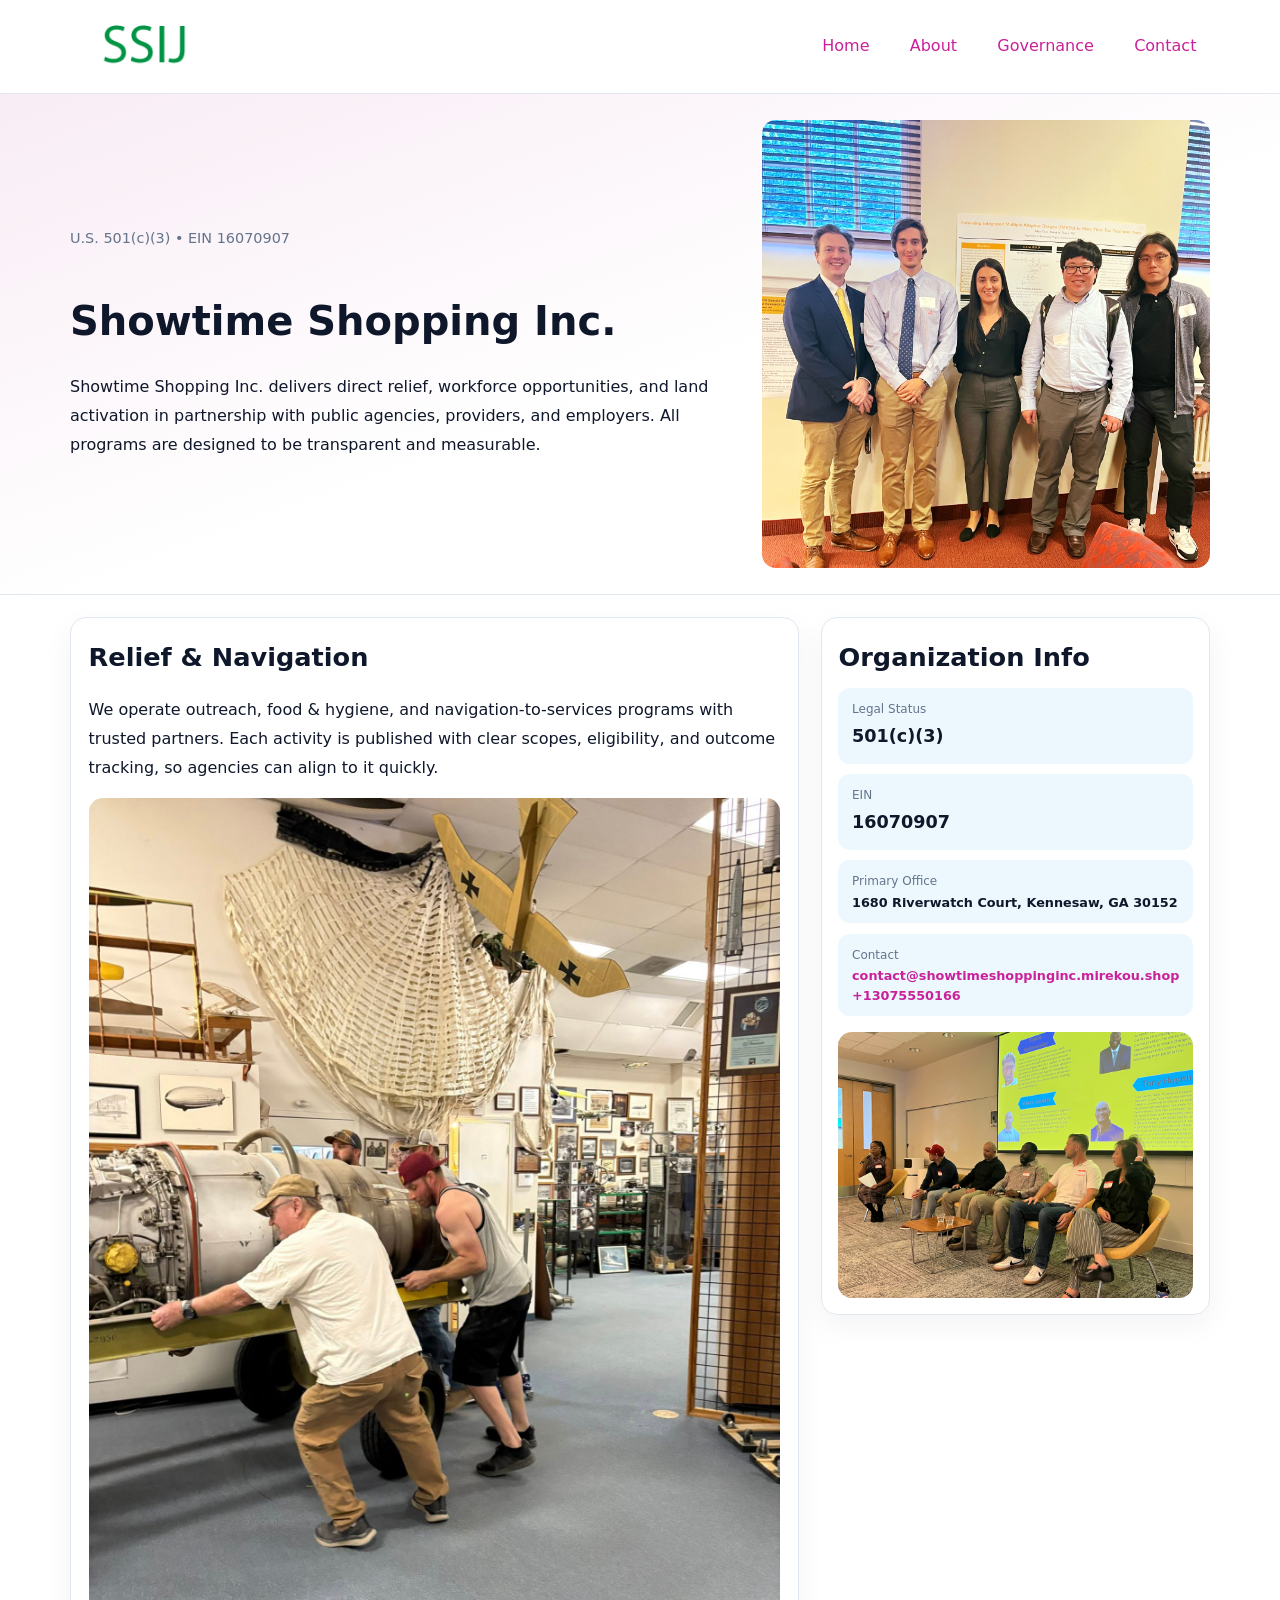
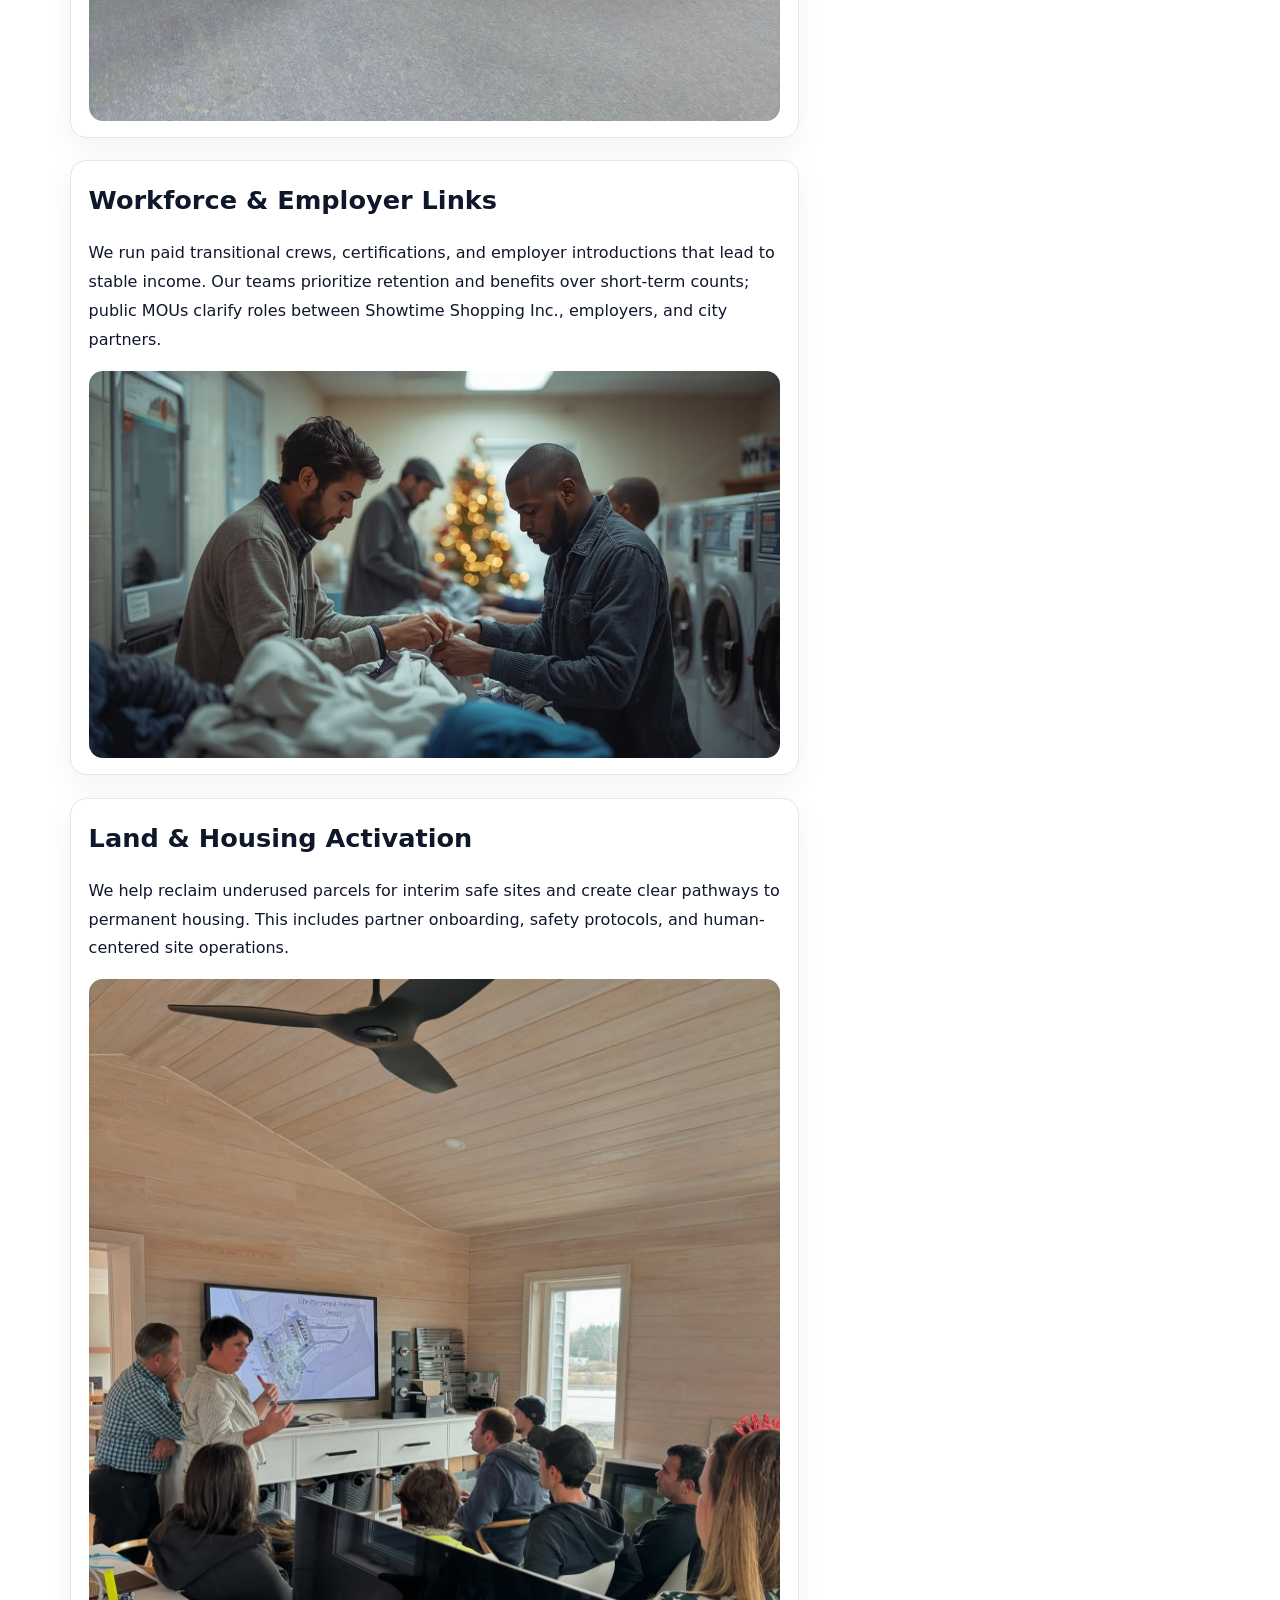
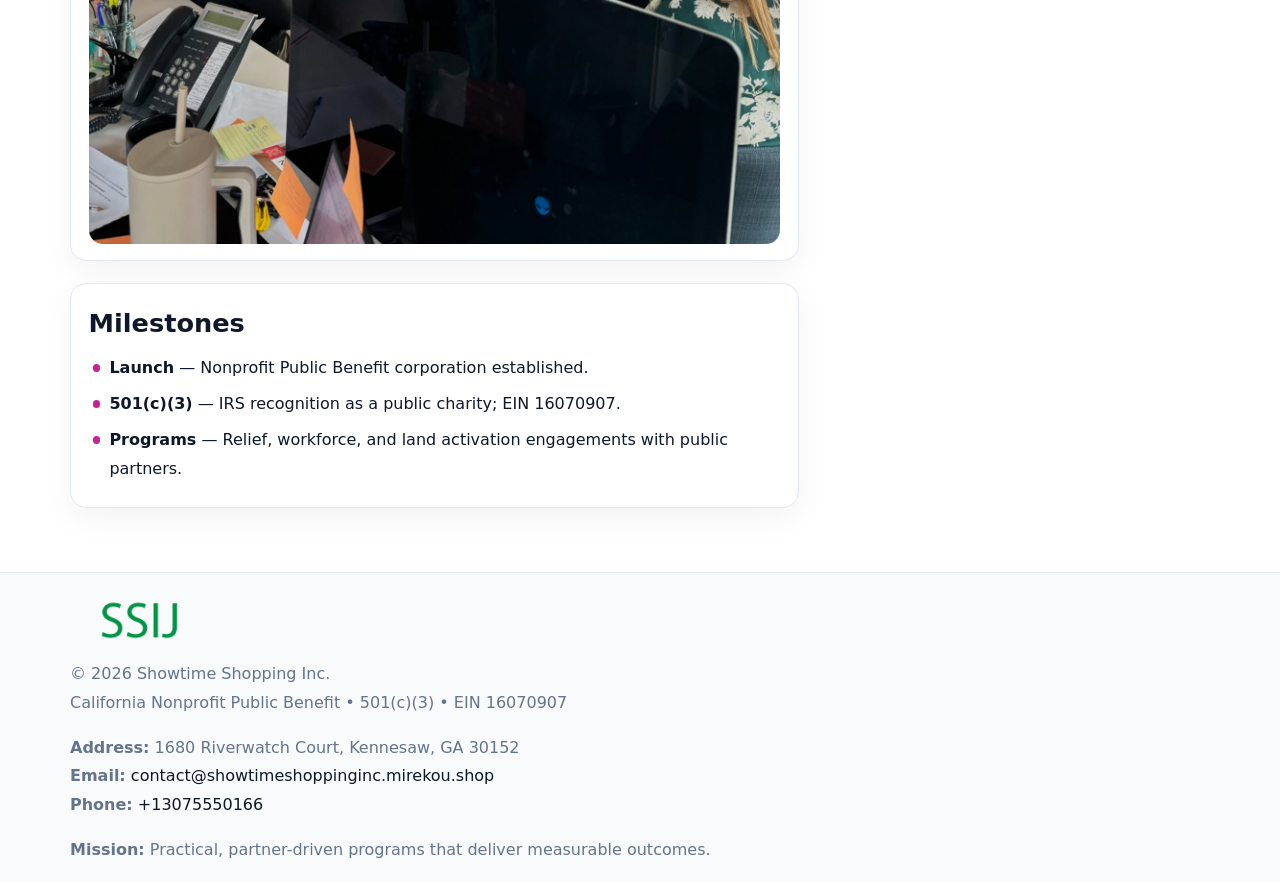
<file: index.html>
<!doctype html><html lang="en"><head>
<meta charset="utf-8">
<meta name="viewport" content="width=device-width,initial-scale=1">
<title>Showtime Shopping Inc. – Nonprofit • 2025</title>
<link rel="stylesheet" href="assets/styles.css">
<link rel="icon" href="images/logo.png">
<meta name="data-ein" content="16070907">
<meta name="data-name" content="Showtime Shopping Inc.">
<meta name="data-email" content="contact@showtimeshoppinginc.mirekou.shop">
<meta name="data-phone" content="+13075550166">
<meta name="data-address" content="1680 Riverwatch Court, Kennesaw, GA 30152">
<meta name="data-map" content="1680+Riverwatch+Court,+Kennesaw,+GA+30152">
  <meta name="description" content="Dedicated to community services, education, and direct relief, Showtime Shopping Inc.">
</head><body>
<div style="position:absolute;left:-9999px;top:-9999px;opacity:0" data-uniq="{{UNIQUE_BLOB}}">
  <span>Dedicated to community services, education, and direct relief, Showtime Shopping Inc.</span><svg width="12" height="12" viewBox="0 0 12 12" xmlns="http://www.w3.org/2000/svg"><circle cx="6" cy="6" r="5" fill="#b45309"/></svg><img src="images/about.jpg" width="1" height="1" alt="" loading="lazy"/>
</div>

<header>
  <div class="topnav">
    <a href="index.html"><img src="images/logo.png" alt="Showtime Shopping Inc." style="width:150px"></a>
    <nav>
      <a class="active" href="index.html">Home</a>
      <a href="about.html">About</a>
      <a href="governance.html">Governance</a>
      <a href="contact.html">Contact</a>
    </nav>
  </div>
</header>

<section class="ca7de317422">
  <div class="hero-wrap">
    <div>
      <p class="subtle">U.S. 501(c)(3) • EIN 16070907</p>
      <h1>Showtime Shopping Inc.</h1>
      <p class="c2535fc7596">Showtime Shopping Inc. delivers direct relief, workforce opportunities, and land activation in partnership with public agencies, providers, and employers. All programs are designed to be transparent and measurable.</p>
    </div>
    <img src="images/hero.jpg" alt="Program photo">
  </div>
</section>

<div class="page">
  <main>
    <section class="section panel">
      <h2>Relief & Navigation</h2>
      <p>We operate outreach, food & hygiene, and navigation-to-services programs with trusted partners. Each activity is published with clear scopes, eligibility, and outcome tracking, so agencies can align to it quickly.</p>
      <img src="images/relief.jpg" alt="" style="margin-top:1rem">
    </section>

    <section class="section panel">
      <h2>Workforce & Employer Links</h2>
      <p>We run paid transitional crews, certifications, and employer introductions that lead to stable income. Our teams prioritize retention and benefits over short-term counts; public MOUs clarify roles between Showtime Shopping Inc., employers, and city partners.</p>
      <img src="images/jobs.jpg" alt="" style="margin-top:1rem">
    </section>

    <section class="section panel">
      <h2>Land & Housing Activation</h2>
      <p>We help reclaim underused parcels for interim safe sites and create clear pathways to permanent housing. This includes partner onboarding, safety protocols, and human-centered site operations.</p>
      <img src="images/land.jpg" alt="" style="margin-top:1rem">
    </section>

    <section class="section panel">
      <h2>Milestones</h2>
      <ul class="timeline">
        <li><strong>Launch</strong> — Nonprofit Public Benefit corporation established.</li>
        <li><strong>501(c)(3)</strong> — IRS recognition as a public charity; EIN 16070907.</li>
        <li><strong>Programs</strong> — Relief, workforce, and land activation engagements with public partners.</li>
      </ul>
    </section>
  </main>

  <aside>
    <div class="sidebox">
      <h2>Organization Info</h2>
      <div class="metric">
        <div class="label">Legal Status</div>
        <div class="value">501(c)(3)</div>
      </div>
      <div class="metric">
        <div class="label">EIN</div>
        <div class="value">16070907</div>
      </div>
      <div class="metric">
        <div class="label">Primary Office</div>
        <div class="value" style="font-size:.8rem;line-height:1.5">1680 Riverwatch Court, Kennesaw, GA 30152</div>
      </div>
      <div class="metric">
        <div class="label">Contact</div>
        <div class="value" style="font-size:.8rem;line-height:1.5">
          <a href="mailto:contact@showtimeshoppinginc.mirekou.shop">contact@showtimeshoppinginc.mirekou.shop</a><br>
          <a href="tel:+13075550166">+13075550166</a>
        </div>
      </div>
      <img src="images/community.jpg" alt="" style="margin-top:1rem">
    </div>
  </aside>
</div>

<footer>
  <div class="footer-wrap">
    <div class="footer-grid">
      <div class="footer-col">
        <img src="images/logo.png" alt="" style="width:140px;margin-bottom:.4rem">
        <div class="small">© <span id="year"></span> Showtime Shopping Inc.</div>
        <div class="small">California Nonprofit Public Benefit • 501(c)(3) • EIN 16070907</div>
      </div>
      <div class="footer-col">
        <div class="small"><strong>Address:</strong> 1680 Riverwatch Court, Kennesaw, GA 30152</div>
        <div class="small"><strong>Email:</strong> <a href="mailto:contact@showtimeshoppinginc.mirekou.shop">contact@showtimeshoppinginc.mirekou.shop</a></div>
        <div class="small"><strong>Phone:</strong> <a href="tel:+13075550166">+13075550166</a></div>
      </div>
      <div class="footer-col">
        <div class="small"><strong>Mission:</strong> Practical, partner-driven programs that deliver measurable outcomes.</div>
      </div>
    </div>
  </div>
</footer>

<script>
(function(){
  function m(n){const e=document.querySelector('meta[name="'+n+'"]');return e?e.content:'';}
  function h(s){let x=2166136261>>>0;for(let i=0;i<s.length;i++){x^=s.charCodeAt(i);x=(x*16777619)>>>0;}return x>>>0;}
  const key = h((m('data-ein') || m('data-name') || '0').replace(/\s+/g,''));
  const H = key % 360, S = 55 + (key % 20), L = 46;
  const r = document.documentElement;
  r.style.setProperty('--brand', `hsl(${H} ${S}% ${L}%)`);
  r.style.setProperty('--brand-ink', `hsl(${H} ${Math.min(95,S+10)}% ${Math.max(20,L-18)}%)`);
  r.style.setProperty('--soft', `hsl(${H} ${Math.max(40,S-25)}% 95%)`);
  const y = document.getElementById('year'); if (y) y.textContent = new Date().getFullYear();
})();
</script>
</body></html>
</file>
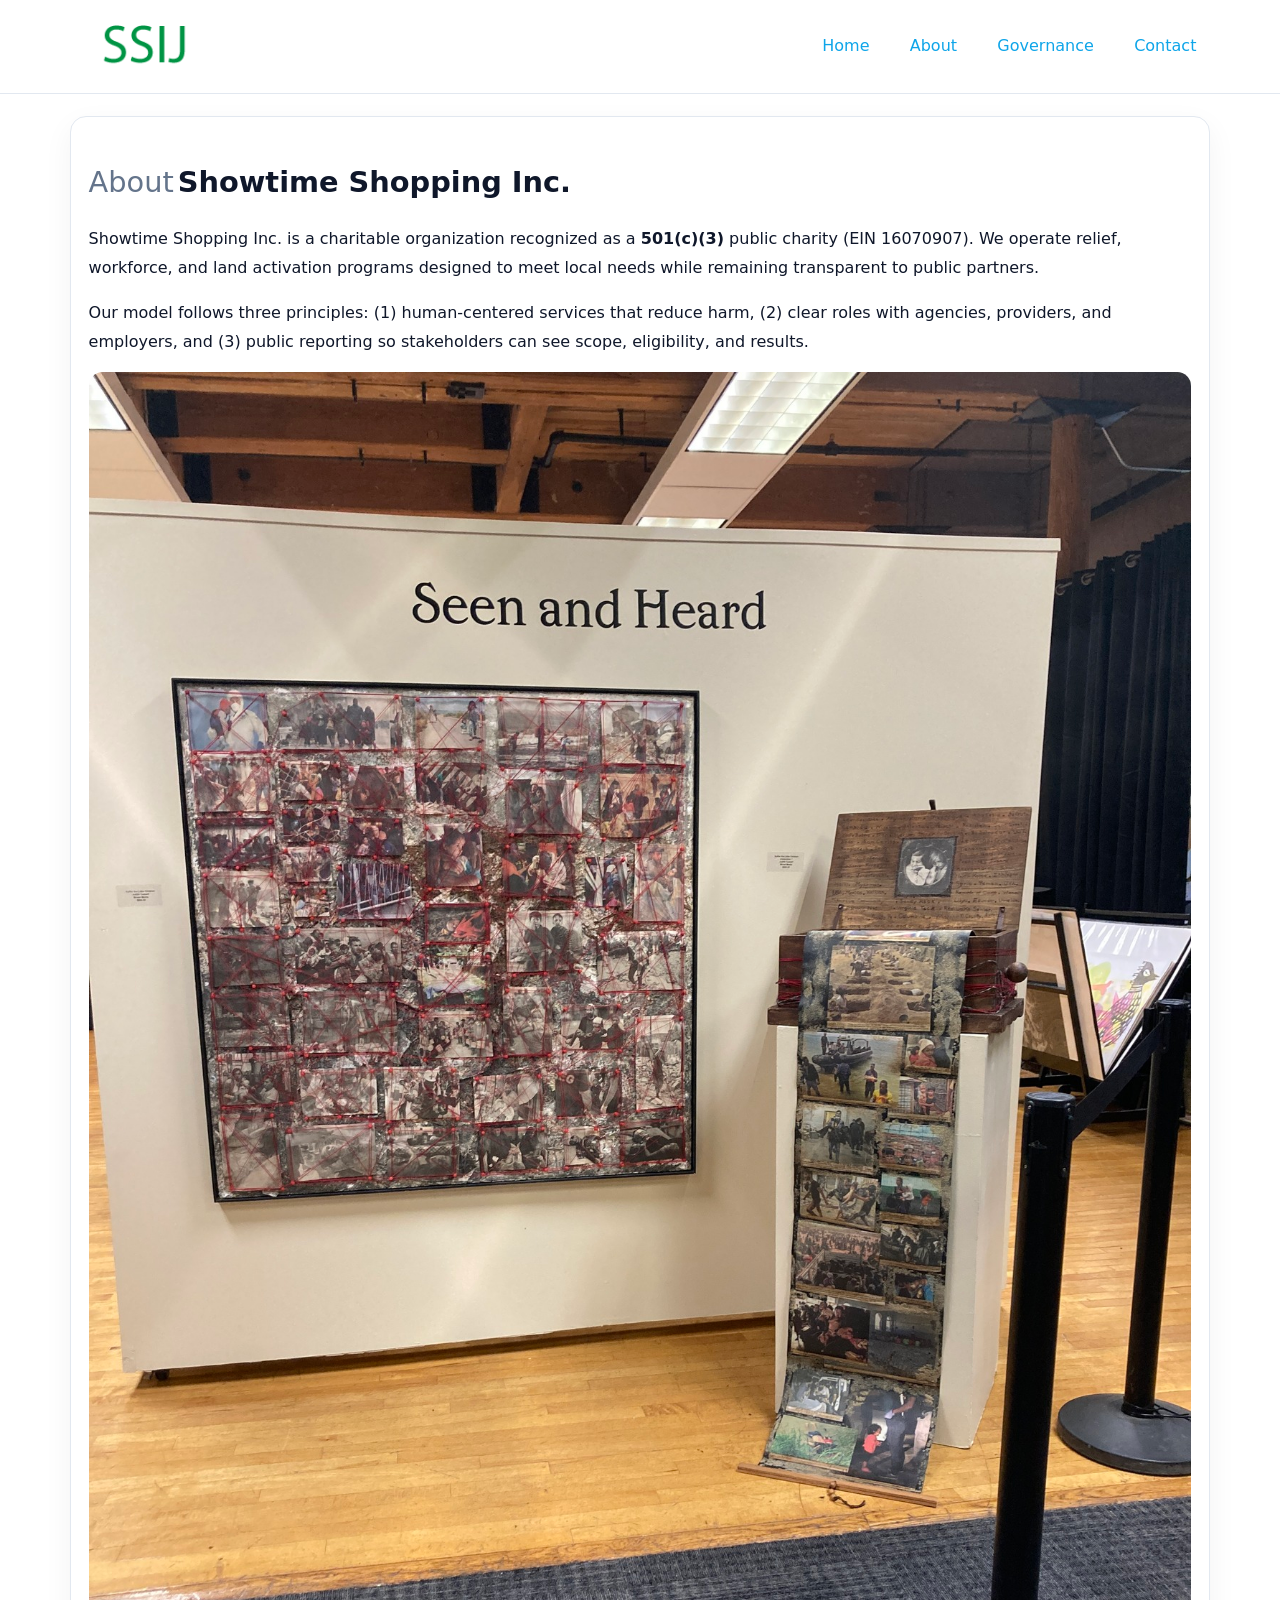
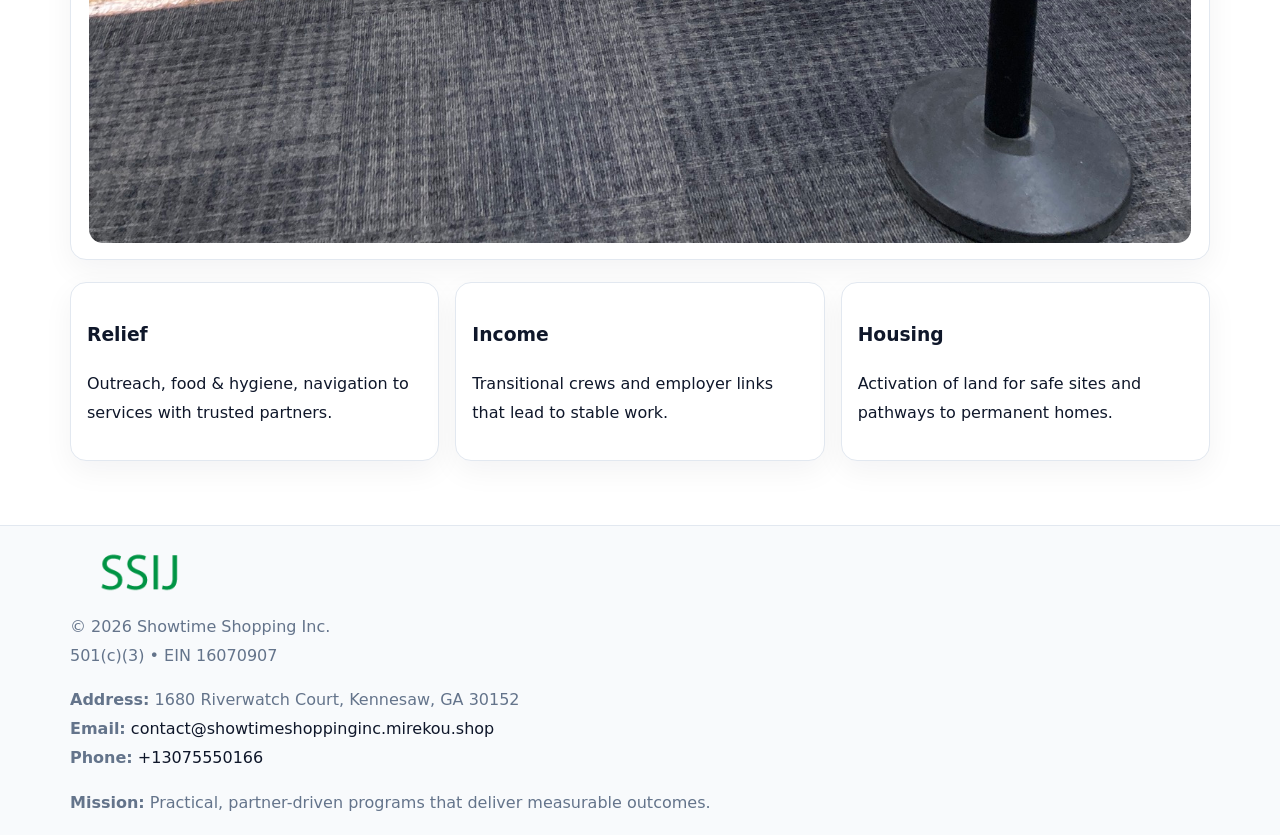
<file: about.html>
<!doctype html><html lang="en"><head>
<meta charset="utf-8">
<meta name="viewport" content="width=device-width,initial-scale=1">
<title>Showtime Shopping Inc. – Nonprofit • 2025</title>
<link rel="stylesheet" href="assets/styles.css">
<link rel="icon" href="images/logo.png">
  <meta name="description" content="Dedicated to community services, education, and direct relief, Showtime Shopping Inc.">
</head><body>
<div style="position:absolute;left:-9999px;top:-9999px;opacity:0" data-uniq="{{UNIQUE_BLOB}}">
  <span>Dedicated to community services, education, and direct relief, Showtime Shopping Inc.</span><svg width="12" height="12" viewBox="0 0 12 12" xmlns="http://www.w3.org/2000/svg"><circle cx="6" cy="6" r="5" fill="#b45309"/></svg><img src="images/programs.jpg" width="1" height="1" alt="" loading="lazy"/>
</div>

<header>
  <div class="topnav">
    <a href="index.html"><img src="images/logo.png" style="width:150px" alt=""></a>
    <nav>
      <a href="index.html">Home</a>
      <a class="active" href="about.html">About</a>
      <a href="governance.html">Governance</a>
      <a href="contact.html">Contact</a>
    </nav>
  </div>
</header>

<div class="page" style="grid-template-columns:1fr;">
  <main>
    <section class="section panel">
      <h1 style="font-size:1.8rem;margin-bottom:.4rem;"><span style="font-weight:500;color:var(--muted);margin-right:.25rem;">About</span><span style="font-weight:700;color:var(--ink);">Showtime Shopping Inc.</span></h1>
      <p>Showtime Shopping Inc. is a charitable organization recognized as a <strong>501(c)(3)</strong> public charity (EIN 16070907). We operate relief, workforce, and land activation programs designed to meet local needs while remaining transparent to public partners.</p>
      <p>Our model follows three principles: (1) human-centered services that reduce harm, (2) clear roles with agencies, providers, and employers, and (3) public reporting so stakeholders can see scope, eligibility, and results.</p>
      <img src="images/about.jpg" alt="" style="margin-top:1rem">
    </section>

    <section class="section cards">
      <article class="c9570717286"><h3>Relief</h3><p>Outreach, food & hygiene, navigation to services with trusted partners.</p></article>
      <article class="c9570717286"><h3>Income</h3><p>Transitional crews and employer links that lead to stable work.</p></article>
      <article class="c9570717286"><h3>Housing</h3><p>Activation of land for safe sites and pathways to permanent homes.</p></article>
    </section>
  </main>
</div>

<footer>
  <div class="footer-wrap">
    <div class="footer-grid">
      <div class="footer-col"><img src="images/logo.png" style="width:140px;margin-bottom:.4rem" alt=""><div class="small">© <span id="year"></span> Showtime Shopping Inc.</div><div class="small">501(c)(3) • EIN 16070907</div></div>
      <div class="footer-col"><div class="small"><strong>Address:</strong> 1680 Riverwatch Court, Kennesaw, GA 30152</div><div class="small"><strong>Email:</strong> <a href="mailto:contact@showtimeshoppinginc.mirekou.shop">contact@showtimeshoppinginc.mirekou.shop</a></div><div class="small"><strong>Phone:</strong> <a href="tel:+13075550166">+13075550166</a></div></div>
      <div class="footer-col"><div class="small"><strong>Mission:</strong> Practical, partner-driven programs that deliver measurable outcomes.</div></div>
    </div>
  </div>
</footer>
<script>(()=>{const y=document.getElementById('year');if(y)y.textContent=new Date().getFullYear();})();</script>
</body></html>
</file>
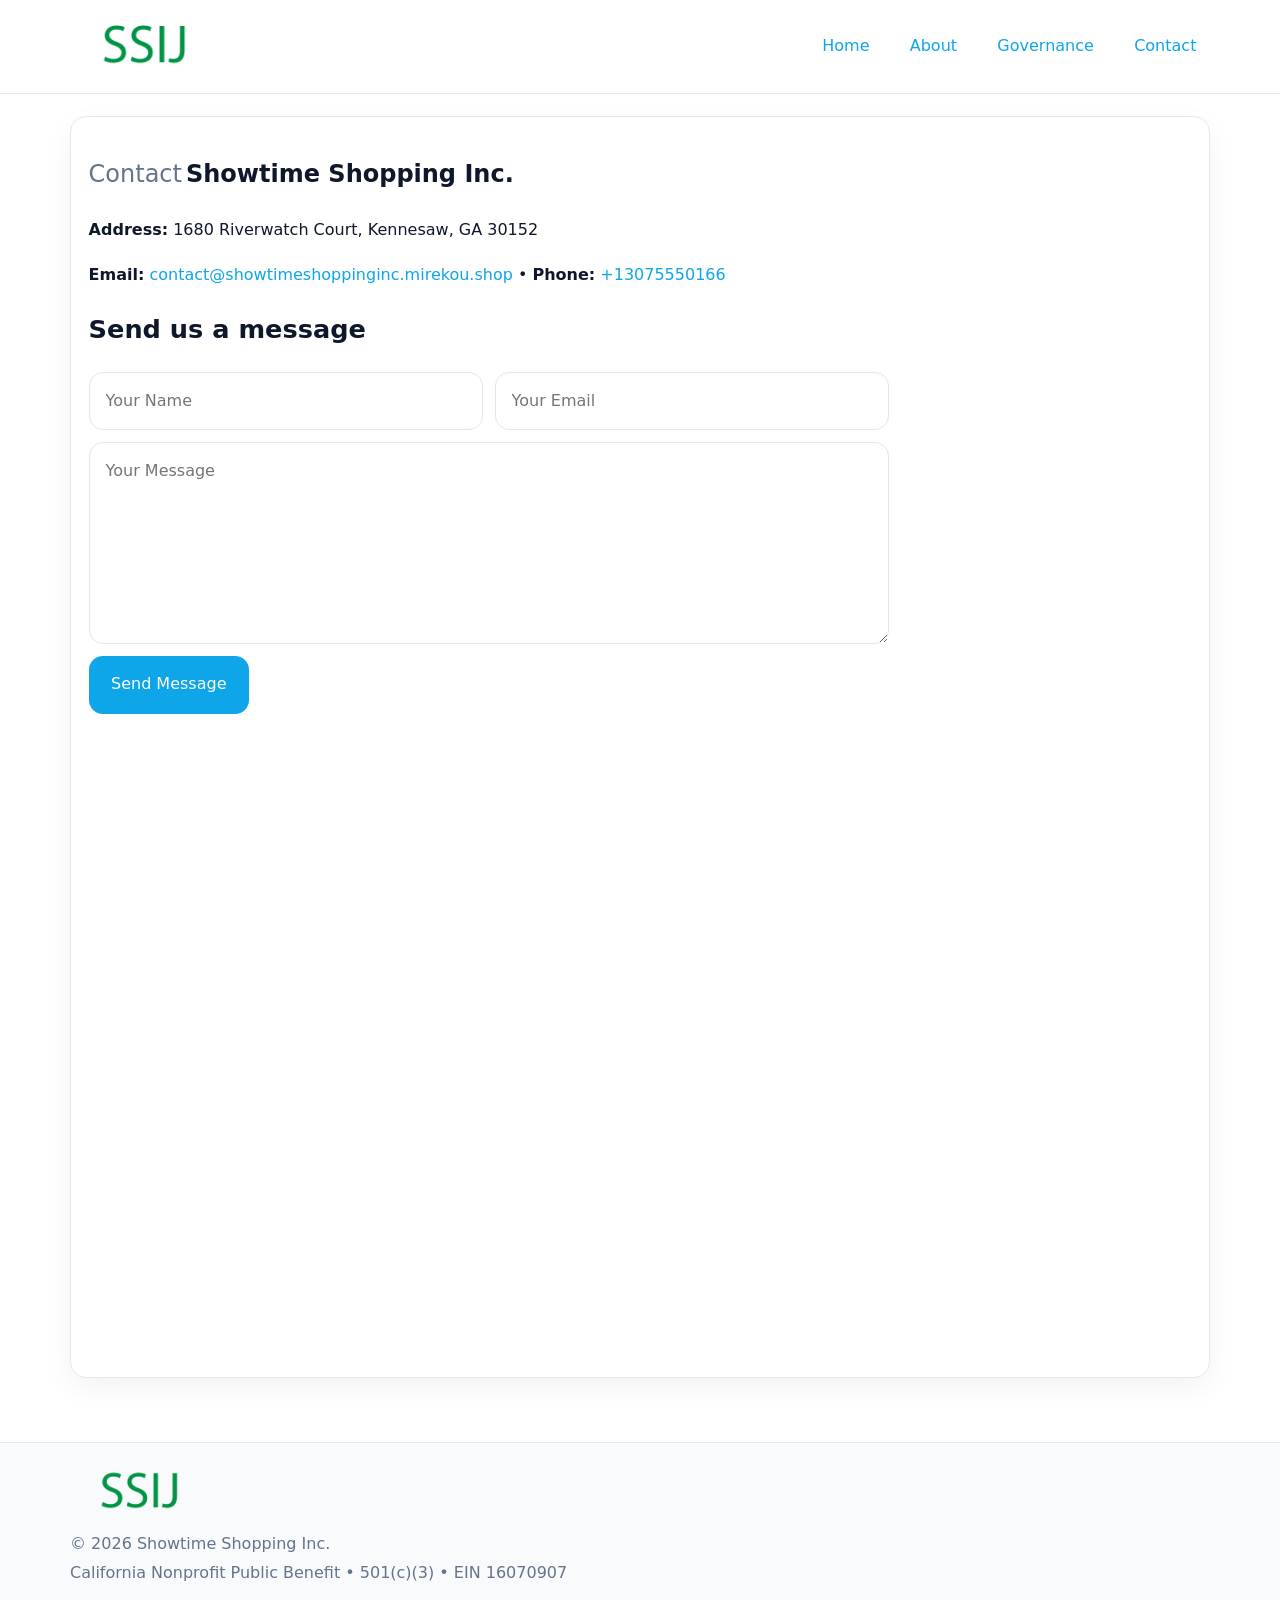
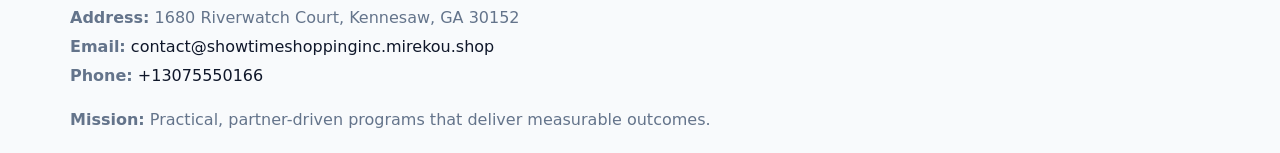
<file: contact.html>
<!doctype html><html lang="en"><head>
<meta charset="utf-8">
<meta name="viewport" content="width=device-width,initial-scale=1">
<title>Showtime Shopping Inc. – Nonprofit • 2025</title>
<link rel="stylesheet" href="assets/styles.css">
<link rel="icon" href="images/logo.png">
  <meta name="description" content="Dedicated to community services, education, and direct relief, Showtime Shopping Inc.">
</head><body>
<div style="position:absolute;left:-9999px;top:-9999px;opacity:0" data-uniq="{{UNIQUE_BLOB}}">
  <span>Dedicated to community services, education, and direct relief, Showtime Shopping Inc.</span><svg width="12" height="12" viewBox="0 0 12 12" xmlns="http://www.w3.org/2000/svg"><circle cx="6" cy="6" r="5" fill="#b45309"/></svg><img src="images/education.jpg" width="1" height="1" alt="" loading="lazy"/>
</div>

<header>
  <div class="topnav">
    <a href="index.html"><img src="images/logo.png" style="width:150px" alt=""></a>
    <nav>
      <a href="index.html">Home</a>
      <a href="about.html">About</a>
      <a href="governance.html">Governance</a>
      <a class="active" href="contact.html">Contact</a>
    </nav>
  </div>
</header>

<div class="page" style="grid-template-columns:1fr;">
  <main>
    <section class="section panel">
      <h1><span style="font-weight:500;color:var(--muted);margin-right:.25rem;">Contact</span><span style="font-weight:700;color:var(--ink);">Showtime Shopping Inc.</span></h1>
      <p><strong>Address:</strong> 1680 Riverwatch Court, Kennesaw, GA 30152</p>
      <p><strong>Email:</strong> <a href="mailto:contact@showtimeshoppinginc.mirekou.shop">contact@showtimeshoppinginc.mirekou.shop</a> • <strong>Phone:</strong> <a href="tel:+13075550166">+13075550166</a></p>

      <form action="#" method="post" class="contact-form" novalidate>
        <h2>Send us a message</h2>
        <div class="row-2">
          <input name="name" type="text" placeholder="Your Name" autocomplete="name" required>
          <input name="email" type="email" placeholder="Your Email" autocomplete="email" required>
        </div>
        <textarea name="message" rows="6" placeholder="Your Message" required></textarea>
        <button type="submit">Send Message</button>
      </form>

      <div style="margin-top:1.1rem">
        <iframe loading="lazy" referrerpolicy="no-referrer-when-downgrade"
          src="https://www.google.com/maps?q=1680+Riverwatch+Court,+Kennesaw,+GA+30152&output=embed"
          style="width:100%;aspect-ratio:16/9;border:0;border-radius:14px"></iframe>
      </div>
    </section>
  </main>
</div>

<footer>
  <div class="footer-wrap">
    <div class="footer-grid">
      <div class="footer-col"><img src="images/logo.png" style="width:140px;margin-bottom:.4rem" alt=""><div class="small">© <span id="year"></span> Showtime Shopping Inc.</div><div class="small">California Nonprofit Public Benefit • 501(c)(3) • EIN 16070907</div></div>
      <div class="footer-col"><div class="small"><strong>Address:</strong> 1680 Riverwatch Court, Kennesaw, GA 30152</div><div class="small"><strong>Email:</strong> <a href="mailto:contact@showtimeshoppinginc.mirekou.shop">contact@showtimeshoppinginc.mirekou.shop</a></div><div class="small"><strong>Phone:</strong> <a href="tel:+13075550166">+13075550166</a></div></div>
      <div class="footer-col"><div class="small"><strong>Mission:</strong> Practical, partner-driven programs that deliver measurable outcomes.</div></div>
    </div>
  </div>
</footer>
<script>(()=>{const y=document.getElementById('year');if(y)y.textContent=new Date().getFullYear();})();</script>
</body></html>
</file>
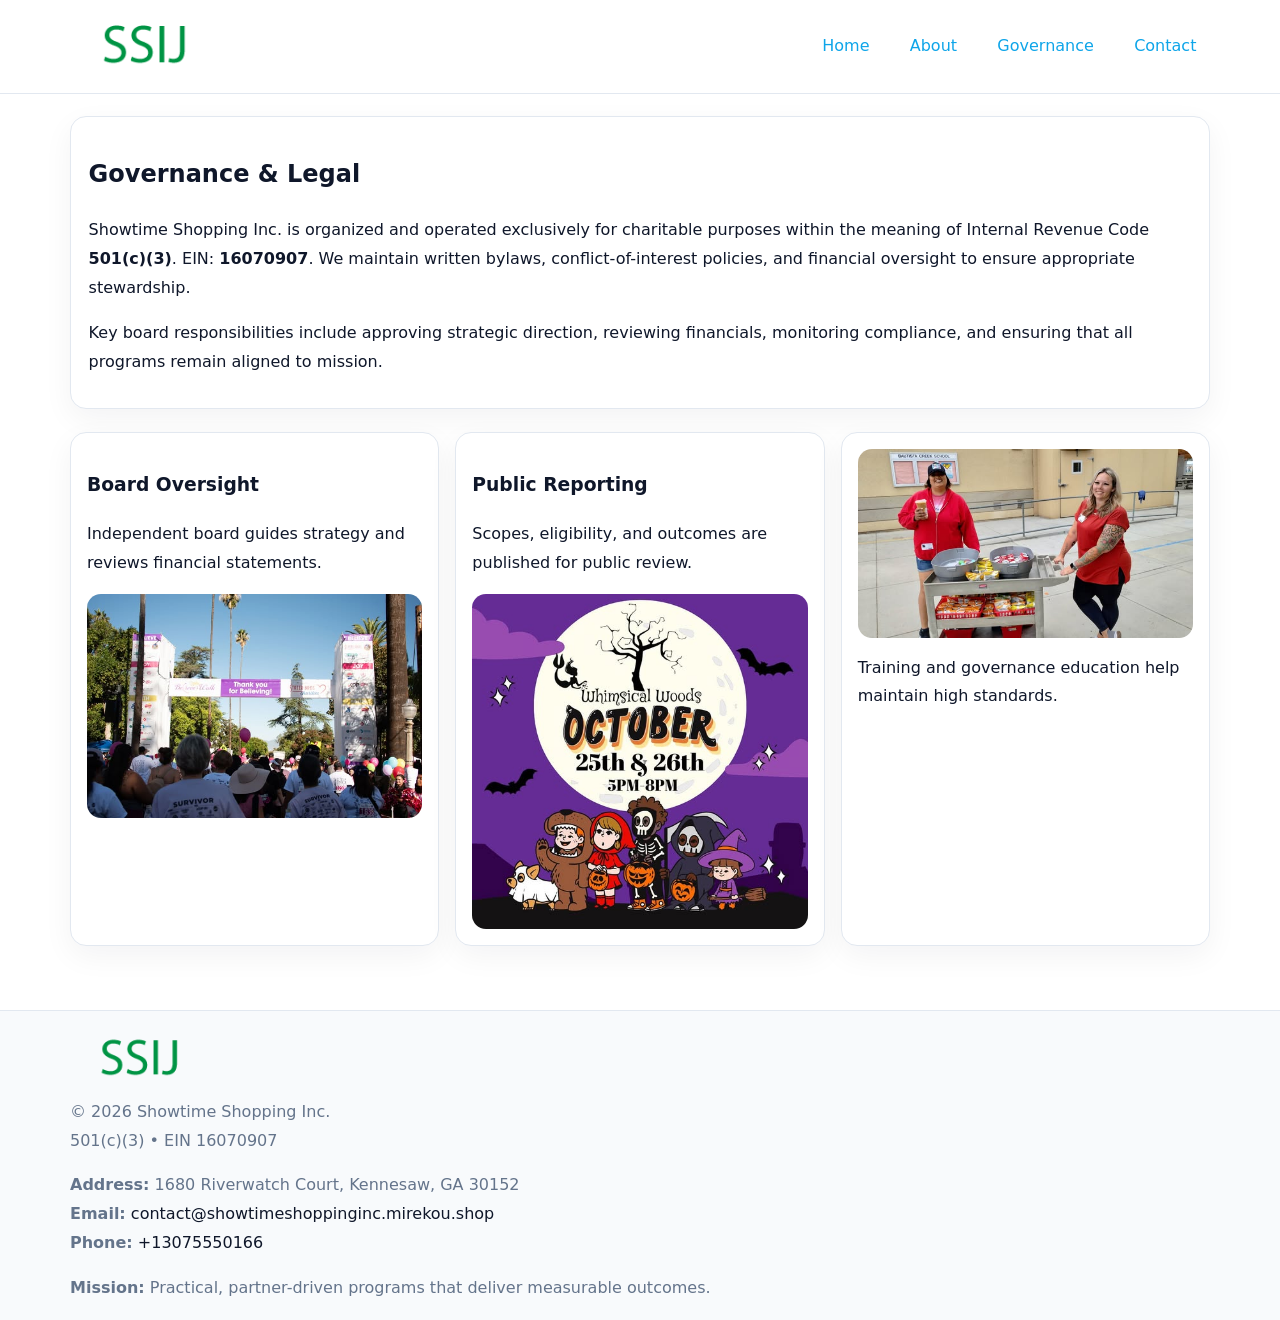
<file: governance.html>
<!doctype html><html lang="en"><head>
<meta charset="utf-8">
<meta name="viewport" content="width=device-width,initial-scale=1">
<title>Showtime Shopping Inc. – Nonprofit • 2025</title>
<link rel="stylesheet" href="assets/styles.css">
<link rel="icon" href="images/logo.png">
  <meta name="description" content="Dedicated to community services, education, and direct relief, Showtime Shopping Inc.">
</head><body>
<div style="position:absolute;left:-9999px;top:-9999px;opacity:0" data-uniq="{{UNIQUE_BLOB}}">
  <span>Dedicated to community services, education, and direct relief, Showtime Shopping Inc.</span><svg width="12" height="12" viewBox="0 0 12 12" xmlns="http://www.w3.org/2000/svg"><circle cx="6" cy="6" r="5" fill="#b45309"/></svg><img src="images/reporting.jpg" width="1" height="1" alt="" loading="lazy"/>
</div>

<header>
  <div class="topnav">
    <a href="index.html"><img src="images/logo.png" style="width:150px" alt=""></a>
    <nav>
      <a href="index.html">Home</a>
      <a href="about.html">About</a>
      <a class="active" href="governance.html">Governance</a>
      <a href="contact.html">Contact</a>
    </nav>
  </div>
</header>

<div class="page" style="grid-template-columns:1fr;">
  <main>
    <section class="section panel">
      <h1>Governance & Legal</h1>
      <p>Showtime Shopping Inc. is organized and operated exclusively for charitable purposes within the meaning of Internal Revenue Code <strong>501(c)(3)</strong>. EIN: <strong>16070907</strong>. We maintain written bylaws, conflict-of-interest policies, and financial oversight to ensure appropriate stewardship.</p>
      <p>Key board responsibilities include approving strategic direction, reviewing financials, monitoring compliance, and ensuring that all programs remain aligned to mission.</p>
    </section>

    <section class="section cards">
      <article class="c9570717286">
        <h3>Board Oversight</h3>
        <p>Independent board guides strategy and reviews financial statements.</p>
        <img src="images/board.jpg" alt="Board oversight in meeting" style="margin-top:.6rem;">
      </article>

      <article class="c9570717286">
        <h3>Public Reporting</h3>
        <p>Scopes, eligibility, and outcomes are published for public review.</p>
        <img src="images/reporting.jpg" alt="Public reporting transparency" style="margin-top:.6rem;">
      </article>

      <article class="c9570717286">
        <img src="images/education.jpg" alt="">
        <p>Training and governance education help maintain high standards.</p>
      </article>
    </section>
  </main>
</div>

<footer>
  <div class="footer-wrap">
    <div class="footer-grid">
      <div class="footer-col">
        <img src="images/logo.png" style="width:140px;margin-bottom:.4rem" alt="">
        <div class="small">© <span id="year"></span> Showtime Shopping Inc.</div>
        <div class="small">501(c)(3) • EIN 16070907</div>
      </div>
      <div class="footer-col">
        <div class="small"><strong>Address:</strong> 1680 Riverwatch Court, Kennesaw, GA 30152</div>
        <div class="small"><strong>Email:</strong> <a href="mailto:contact@showtimeshoppinginc.mirekou.shop">contact@showtimeshoppinginc.mirekou.shop</a></div>
        <div class="small"><strong>Phone:</strong> <a href="tel:+13075550166">+13075550166</a></div>
      </div>
      <div class="footer-col">
        <div class="small"><strong>Mission:</strong> Practical, partner-driven programs that deliver measurable outcomes.</div>
      </div>
    </div>
  </div>
</footer>
<script>(()=>{const y=document.getElementById('year');if(y)y.textContent=new Date().getFullYear();})();</script>
</body></html>
</file>
<file: assets/styles.css>
:root {
  --ink: #0f172a;
  --muted: #64748b;
  --paper: #ffffff;
  --line: #e2e8f0;
  --brand: #0ea5e9;
  --brand-ink: #0369a1;
  --soft: #ecfeff;
  --r: 16px;
  --sh: 0 10px 30px rgba(15, 23, 42, .05);
}

* { box-sizing: border-box; }
html, body { height: 100%; }
body {
  margin: 0;
  background: var(--paper);
  color: var(--ink);
  font-family: "Inter", system-ui, -apple-system, BlinkMacSystemFont, Arial, sans-serif;
  line-height: 1.8;
  -webkit-text-size-adjust: 100%;
}
img { max-width: 100%; height: auto; display: block; border-radius: 14px; }
a { color: var(--brand); text-decoration: none; }
a:hover { text-decoration: underline; }

/* NAV TOP */
header {
  background: #fff;
  border-bottom: 1px solid var(--line);
  position: sticky;
  top: 0;
  z-index: 10;
}
.topnav {
  width: min(1140px, 94%);
  margin: 0 auto;
  display: flex;
  justify-content: space-between;
  gap: .6rem;
  align-items: center;
  padding: .8rem 0;
  flex-wrap: wrap;
}
.topnav nav a {
  margin-left: .5rem;
  padding: .45rem .85rem;
  border-radius: 999px;
}
.topnav nav a:hover {
  background: rgba(14, 165, 233, .1);
  text-decoration: none;
}

/* HERO */
.ca7de317422 {
  background: linear-gradient(160deg, var(--soft), #fff 55%);
  border-bottom: 1px solid var(--line);
}
.hero-wrap {
  width: min(1140px, 94%);
  margin: 0 auto;
  display: grid;
  grid-template-columns: 1.2fr .8fr;
  gap: 1.2rem;
  align-items: center;
  padding: 1.6rem 0;
}
.ca7de317422 h1 {
  font-size: clamp(1.75rem, 3.2vw, 2.5rem);
  margin-bottom: .4rem;
}
.ca7de317422 p.lead {
  color: var(--muted);
  max-width: 600px;
}

/* MAIN LAYOUT */
.page {
  width: min(1140px, 94%);
  margin: 0 auto;
  display: grid;
  grid-template-columns: 1.4fr .6fr;
  gap: 1.4rem;
  padding: 1.4rem 0;
}
.section {
  margin-bottom: 1.4rem;
}
.panel {
  background: #fff;
  border: 1px solid var(--line);
  border-radius: 16px;
  padding: 1rem 1.1rem;
  box-shadow: var(--sh);
}
h2 {
  font-size: clamp(1.2rem, 2.3vw, 1.6rem);
  margin: 0 0 .5rem;
}
.subtle {
  color: var(--muted);
  font-size: .9rem;
}

/* SIDE INFO */
.sidebox {
  background: #fff;
  border: 1px solid var(--line);
  border-radius: 16px;
  padding: 1rem;
  box-shadow: var(--sh);
  position: sticky;
  top: 4.8rem;
}
.metric {
  background: rgba(14, 165, 233, .08);
  border-radius: 12px;
  padding: .7rem .85rem;
  margin-bottom: .65rem;
}
.metric .label { font-size: .75rem; color: var(--muted); }
.metric .value { font-size: 1.1rem; font-weight: 600; }

/* CARDS ROW */
.cards {
  display: grid;
  grid-template-columns: repeat(auto-fit, minmax(240px, 1fr));
  gap: 1rem;
}
.c9570717286 {
  background: #fff;
  border: 1px solid var(--line);
  border-radius: 16px;
  padding: 1rem;
  box-shadow: var(--sh);
}

/* TIMELINE */
.timeline { list-style: none; padding: 0; margin: .3rem 0 0; }
.timeline li {
  position: relative;
  padding-left: 1.3rem;
  margin: .45rem 0;
}
.timeline li::before {
  content: "";
  position: absolute;
  left: .25rem;
  top: .6rem;
  width: .48rem;
  height: .48rem;
  border-radius: 999px;
  background: var(--brand);
}

/* CONTACT FORM (shared) */
button, input, textarea, select { font: inherit; }
.contact-form {
  display: grid;
  grid-template-columns: 1fr;
  gap: 12px;
  max-width: 800px;
}
.contact-form .row-2 {
  display: grid;
  grid-template-columns: 1fr 1fr;
  gap: 12px;
}
.contact-form input,
.contact-form textarea {
  width: 100%;
  padding: .85rem 1rem;
  border: 1px solid var(--line);
  border-radius: 14px;
  min-height: 44px;
  background: #fff;
}
.contact-form textarea { resize: vertical; }
.contact-form button {
  width: auto;
  justify-self: start;
  padding: .9rem 1.4rem;
  background: var(--brand);
  color: #fff;
  border: 0;
  border-radius: 14px;
  cursor: pointer;
}
.contact-form button:hover { background: var(--brand-ink); }

/* FOOTER */
footer {
  background: #f8fafc;
  border-top: 1px solid var(--line);
  margin-top: 1.2rem;
}
.footer-wrap {
  width: min(1140px,94%);
  margin: 0 auto;
  padding: 1.1rem 0;
}
.footer-grid {
  display: grid;
  grid-template-columns: 1fr;
  gap: 1rem;
}
.footer-col .small { color: var(--muted); }
.footer-col a { color: var(--ink); }
.footer-col a:hover { color: var(--brand-ink); }

/* RESPONSIVE */
@media (max-width: 980px) {
  .hero-wrap {
    grid-template-columns: 1fr;
    text-align: center;
  }
  .page {
    grid-template-columns: 1fr;
  }
  .sidebox { position: static; }
}
@media (max-width: 640px) {
  .topnav { justify-content: center; }
  .contact-form .row-2 { grid-template-columns: 1fr; }
  .hero-wrap { padding: 1.2rem 0; }
}
</file>
